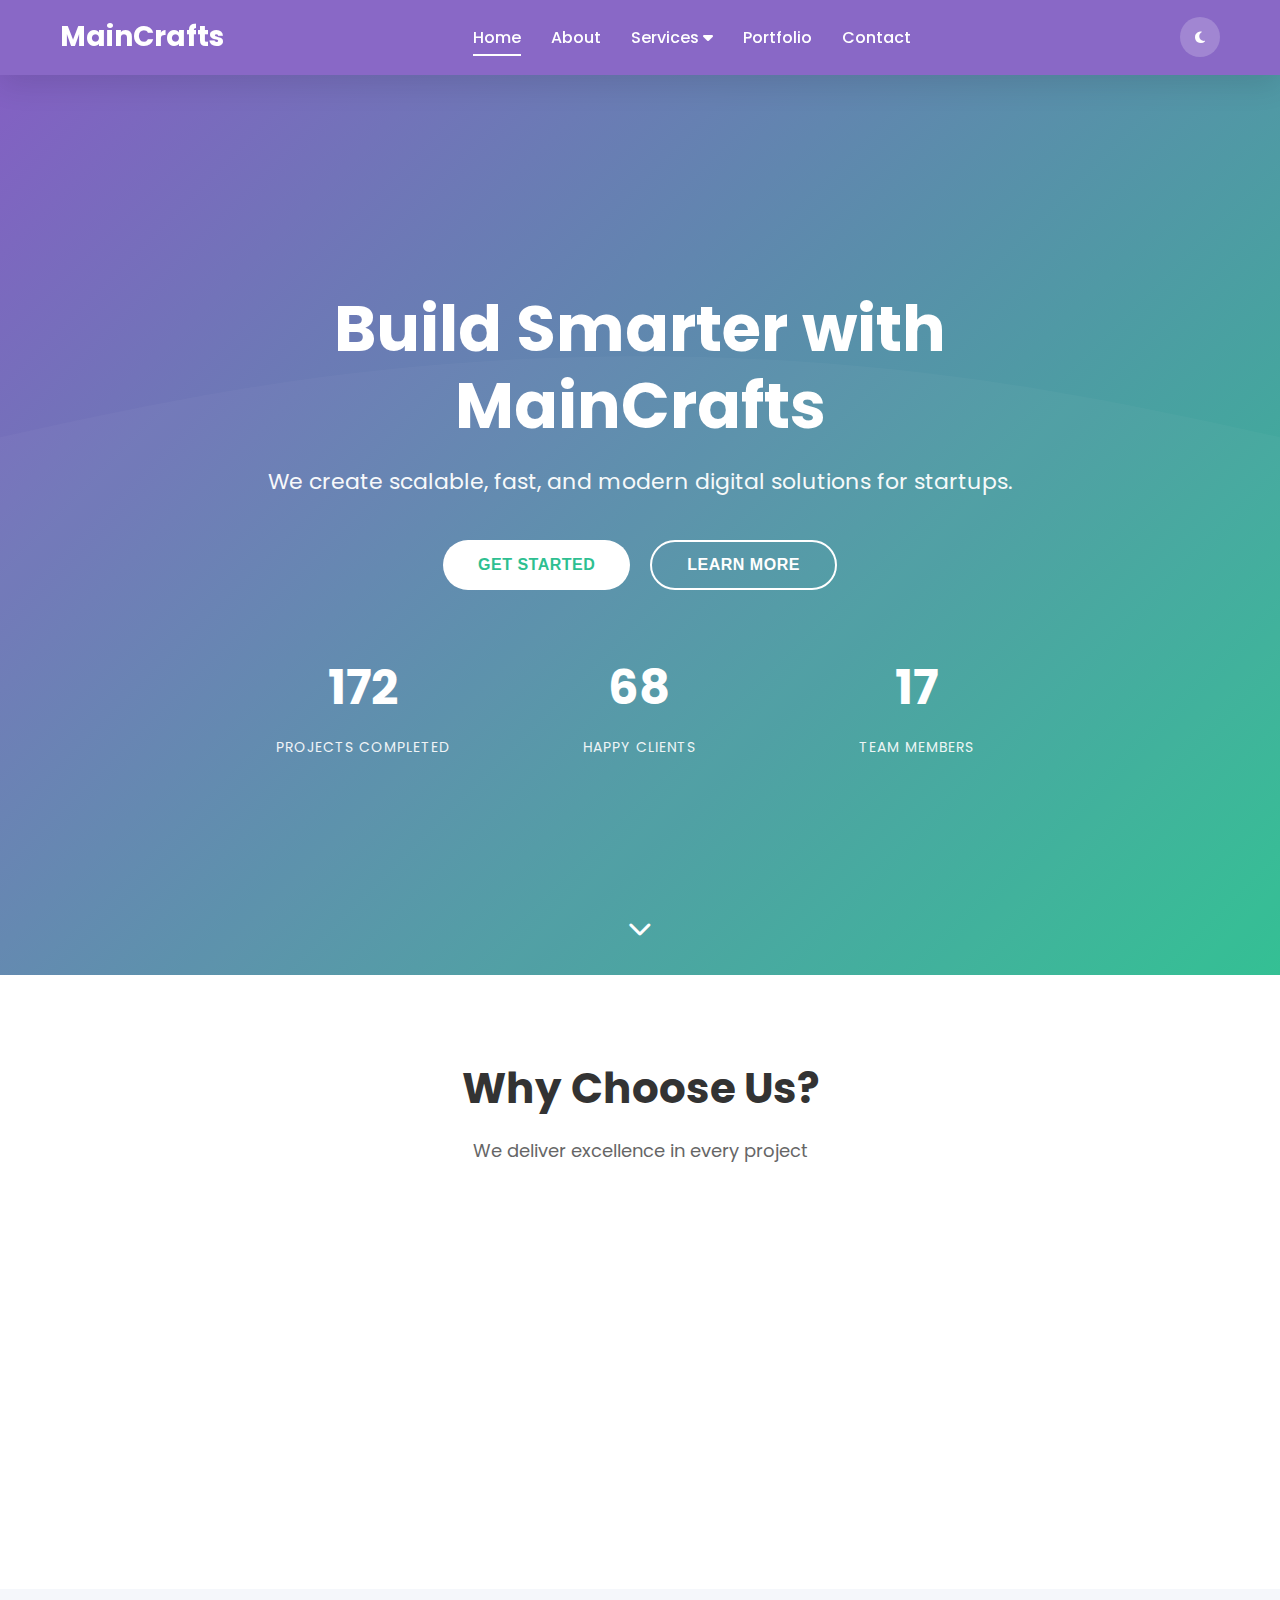
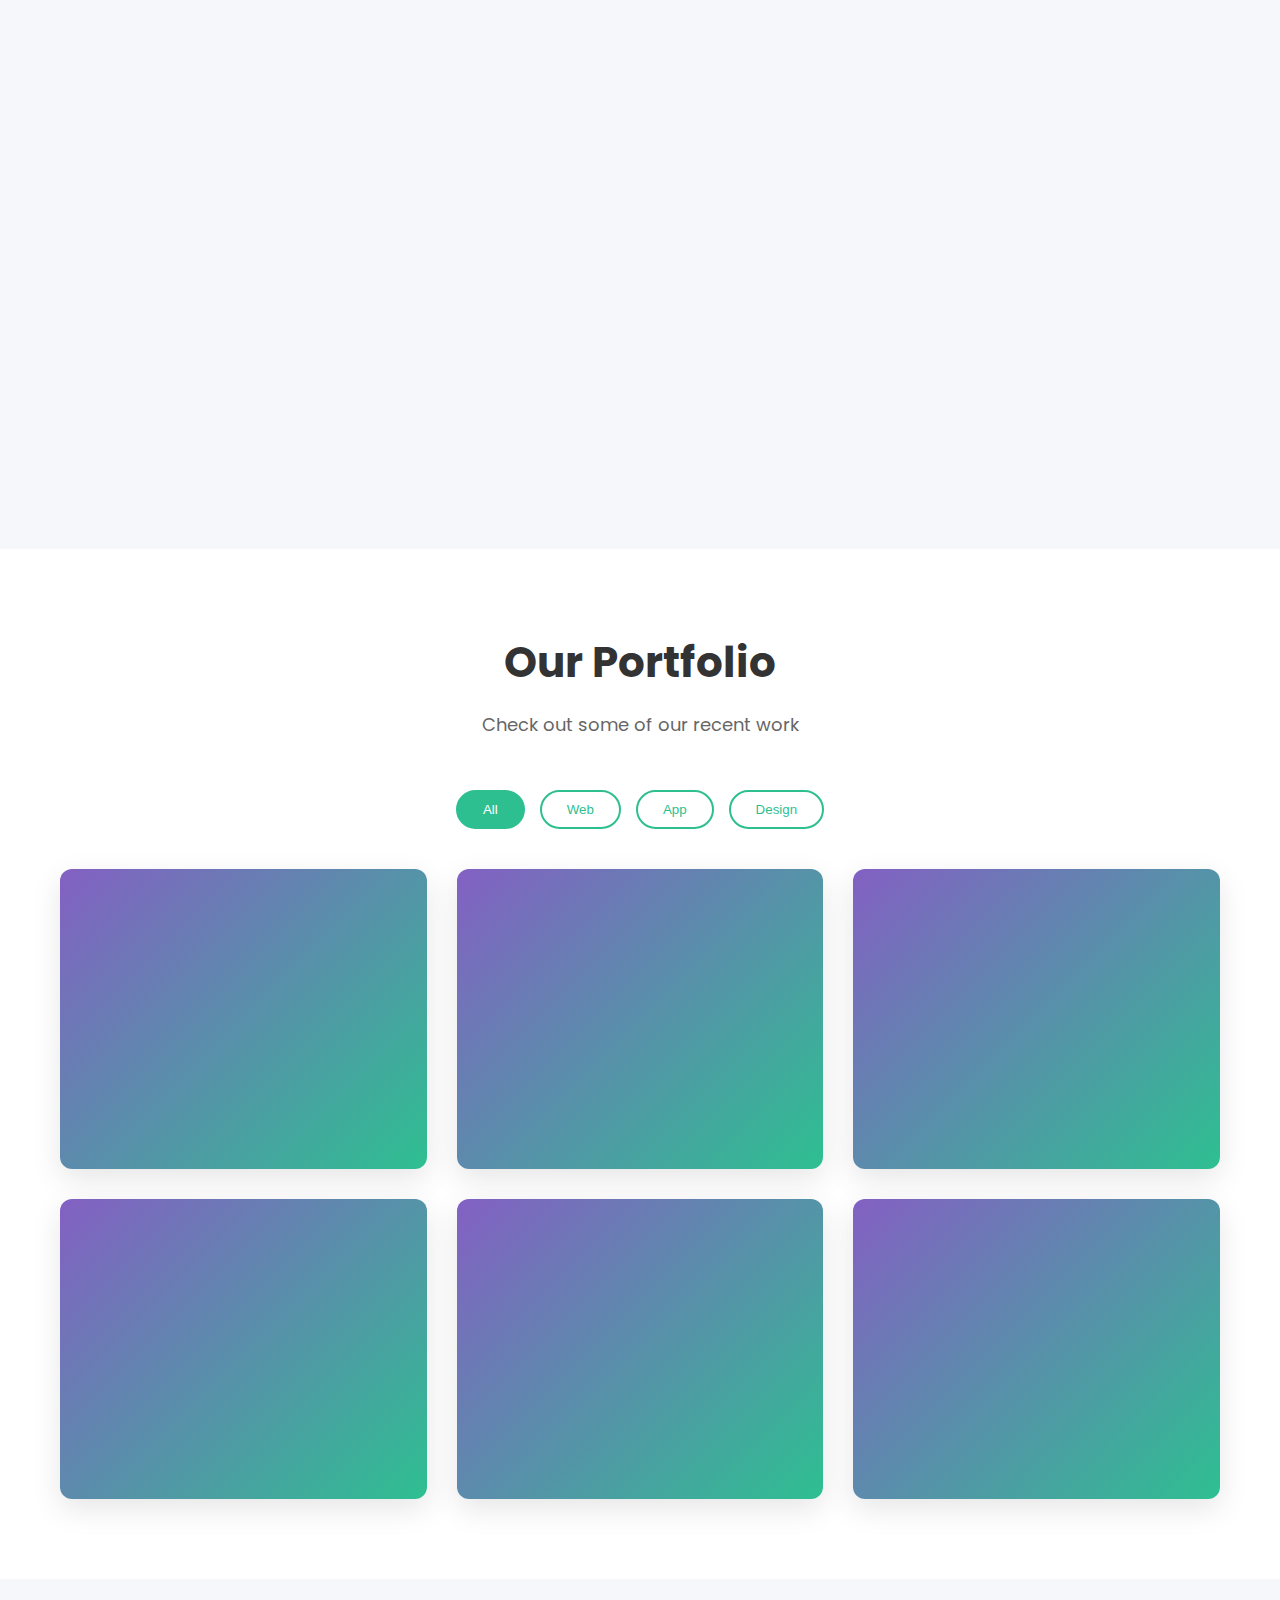
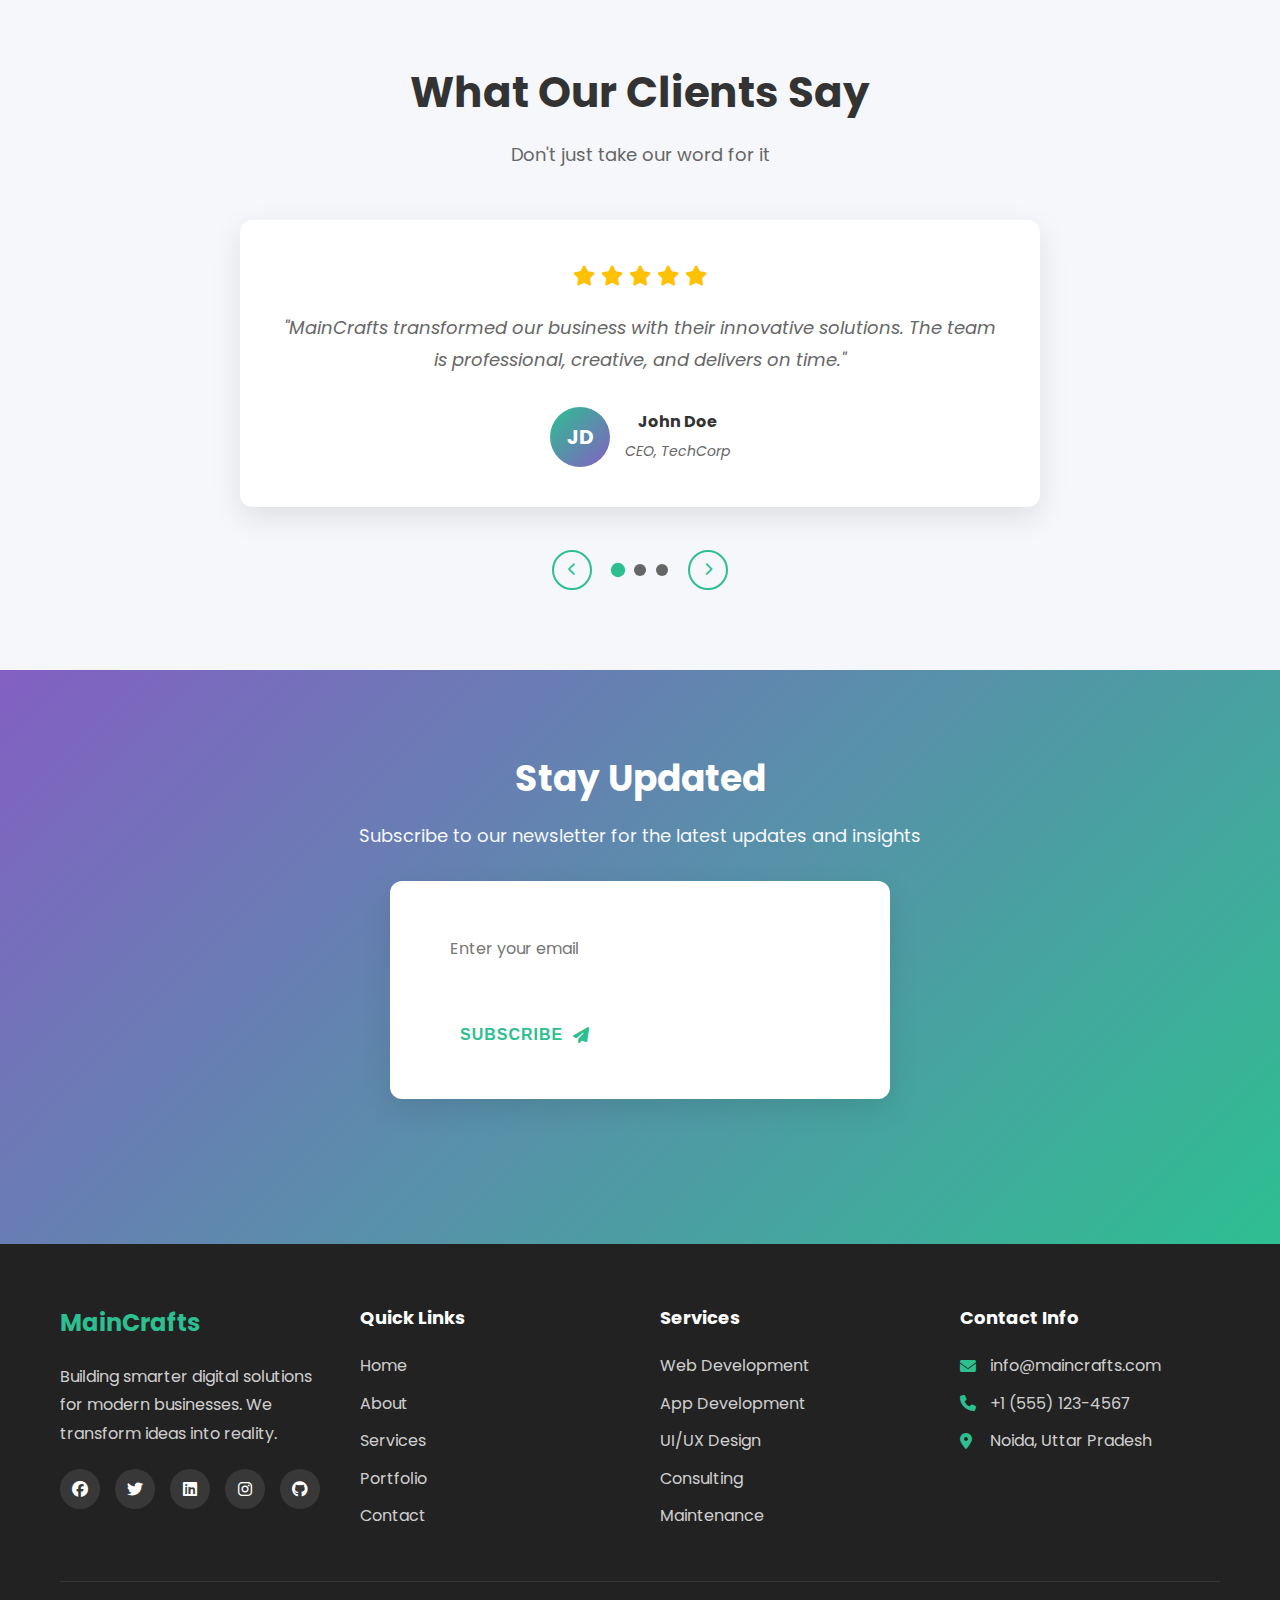
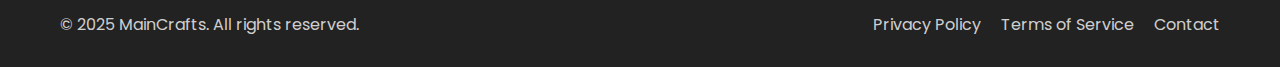
<file: Landing Page/index.html>
<!DOCTYPE html>
<html lang="en">
<head>
  <meta charset="UTF-8" />
  <meta name="viewport" content="width=device-width, initial-scale=1.0"/>
  <title>MainCrafts | Build Smarter</title>

  <!-- Google Font -->
  <link href="https://fonts.googleapis.com/css2?family=Poppins:wght@300;400;600;700&display=swap" rel="stylesheet">

  <!-- Font Awesome -->
  <link rel="stylesheet" href="https://cdnjs.cloudflare.com/ajax/libs/font-awesome/6.5.0/css/all.min.css"/>

  <!-- CSS -->
  <link rel="stylesheet" href="css/style.css">

  <!-- JS -->
  <script defer src="js/script.js"></script>
</head>
<body>

  <!-- ===== Loading Screen ===== -->
  <div class="loader-wrapper">
    <div class="loader"></div>
  </div>

  <!-- ===== Header ===== -->
  <header id="header" class="sticky-header">
    <div class="container">
      <div class="logo">MainCrafts</div>

      <!-- Hamburger Menu (Mobile) -->
      <div class="menu-toggle" onclick="toggleMenu()" aria-label="Toggle menu">
        <span></span>
        <span></span>
        <span></span>
      </div>

      <nav>
        <ul class="nav-links">
          <li><a href="index.html" class="active">Home</a></li>
          <li><a href="about.html">About</a></li>
          <li class="dropdown">
            <a href="#services">Services <i class="fa fa-caret-down"></i></a>
            <ul class="dropdown-menu">
              <li><a href="#services">Web Development</a></li>
              <li><a href="#services">App Development</a></li>
              <li><a href="#services">UI/UX Design</a></li>
            </ul>
          </li>
          <li><a href="#portfolio">Portfolio</a></li>
          <li><a href="contact.html">Contact</a></li>
        </ul>
      </nav>

      <!-- Dark Mode Toggle -->
      <button class="theme-toggle" onclick="toggleTheme()" aria-label="Toggle dark mode">
        <i class="fa fa-moon"></i>
      </button>
    </div>
  </header>

  <!-- ===== Hero Section ===== -->
  <section class="hero">
    <div class="hero-background">
      <div class="hero-shapes"></div>
    </div>
    <div class="hero-content">
      <h1 class="fade-in-up">Build Smarter with MainCrafts</h1>
      <p class="fade-in-up delay-1">We create scalable, fast, and modern digital solutions for startups.</p>
      <div class="hero-buttons fade-in-up delay-2">
        <button class="cta-btn primary" onclick="scrollToSection('contact')">Get Started</button>
        <button class="cta-btn secondary" onclick="scrollToSection('about')">Learn More</button>
      </div>
      <div class="hero-stats fade-in-up delay-3">
        <div class="stat-item">
          <h3 class="counter" data-target="500">0</h3>
          <p>Projects Completed</p>
        </div>
        <div class="stat-item">
          <h3 class="counter" data-target="200">0</h3>
          <p>Happy Clients</p>
        </div>
        <div class="stat-item">
          <h3 class="counter" data-target="50">0</h3>
          <p>Team Members</p>
        </div>
      </div>
    </div>
    <div class="scroll-indicator">
      <i class="fa fa-chevron-down"></i>
    </div>
  </section>

  <!-- ===== Features Section ===== -->
  <section class="features" id="services">
    <div class="container">
      <h2 class="section-title">Why Choose Us?</h2>
      <p class="section-subtitle">We deliver excellence in every project</p>

      <div class="feature-cards">
        <div class="card" data-aos="fade-up" data-aos-delay="0">
          <div class="card-icon">
            <i class="fa fa-bolt"></i>
          </div>
          <h3>Fast</h3>
          <p>Optimized performance for speed and efficiency.</p>
        </div>

        <div class="card" data-aos="fade-up" data-aos-delay="100">
          <div class="card-icon">
            <i class="fa fa-mobile-alt"></i>
          </div>
          <h3>Responsive</h3>
          <p>Looks perfect on desktop, tablet, and mobile.</p>
        </div>

        <div class="card" data-aos="fade-up" data-aos-delay="200">
          <div class="card-icon">
            <i class="fa fa-layer-group"></i>
          </div>
          <h3>Scalable</h3>
          <p>Built to grow with your business.</p>
        </div>

        <div class="card" data-aos="fade-up" data-aos-delay="300">
          <div class="card-icon">
            <i class="fa fa-lock"></i>
          </div>
          <h3>Secure</h3>
          <p>Industry-standard security practices.</p>
        </div>
      </div>
    </div>
  </section>

  <!-- ===== About Section ===== -->
  <section class="about" id="about">
    <div class="container">
      <div class="about-content">
        <div class="about-text" data-aos="fade-right">
          <h2 class="section-title">About MainCrafts</h2>
          <p>We are a team of passionate developers and designers dedicated to creating exceptional digital experiences. With years of experience in the industry, we've helped hundreds of businesses transform their ideas into reality.</p>
          <p>Our mission is to deliver innovative solutions that drive growth and success for our clients. We combine cutting-edge technology with creative design to build products that users love.</p>
          <a href="about.html" class="btn-link">Learn More <i class="fa fa-arrow-right"></i></a>
        </div>
        <div class="about-image" data-aos="fade-left">
          <div class="image-placeholder">
            <i class="fa fa-code"></i>
          </div>
        </div>
      </div>
    </div>
  </section>

  <!-- ===== Portfolio Section ===== -->
  <section class="portfolio" id="portfolio">
    <div class="container">
      <h2 class="section-title">Our Portfolio</h2>
      <p class="section-subtitle">Check out some of our recent work</p>
      
      <div class="portfolio-filter">
        <button class="filter-btn active" data-filter="all">All</button>
        <button class="filter-btn" data-filter="web">Web</button>
        <button class="filter-btn" data-filter="app">App</button>
        <button class="filter-btn" data-filter="design">Design</button>
      </div>

      <div class="portfolio-grid">
        <div class="portfolio-item" data-category="web" data-aos="zoom-in">
          <div class="portfolio-image">
            <div class="portfolio-overlay">
              <h3>E-Commerce Platform</h3>
              <p>Modern shopping experience</p>
              <a href="#" class="portfolio-link"><i class="fa fa-external-link-alt"></i></a>
            </div>
          </div>
        </div>
        <div class="portfolio-item" data-category="app" data-aos="zoom-in" data-aos-delay="100">
          <div class="portfolio-image">
            <div class="portfolio-overlay">
              <h3>Mobile Banking App</h3>
              <p>Secure financial management</p>
              <a href="#" class="portfolio-link"><i class="fa fa-external-link-alt"></i></a>
            </div>
          </div>
        </div>
        <div class="portfolio-item" data-category="design" data-aos="zoom-in" data-aos-delay="200">
          <div class="portfolio-image">
            <div class="portfolio-overlay">
              <h3>Brand Identity</h3>
              <p>Complete brand redesign</p>
              <a href="#" class="portfolio-link"><i class="fa fa-external-link-alt"></i></a>
            </div>
          </div>
        </div>
        <div class="portfolio-item" data-category="web" data-aos="zoom-in" data-aos-delay="300">
          <div class="portfolio-image">
            <div class="portfolio-overlay">
              <h3>Corporate Website</h3>
              <p>Professional business site</p>
              <a href="#" class="portfolio-link"><i class="fa fa-external-link-alt"></i></a>
            </div>
          </div>
        </div>
        <div class="portfolio-item" data-category="app" data-aos="zoom-in" data-aos-delay="400">
          <div class="portfolio-image">
            <div class="portfolio-overlay">
              <h3>Fitness Tracker</h3>
              <p>Health & wellness app</p>
              <a href="#" class="portfolio-link"><i class="fa fa-external-link-alt"></i></a>
            </div>
          </div>
        </div>
        <div class="portfolio-item" data-category="design" data-aos="zoom-in" data-aos-delay="500">
          <div class="portfolio-image">
            <div class="portfolio-overlay">
              <h3>UI/UX Design</h3>
              <p>User-centered design</p>
              <a href="#" class="portfolio-link"><i class="fa fa-external-link-alt"></i></a>
            </div>
          </div>
        </div>
      </div>
    </div>
  </section>

  <!-- ===== Testimonials Section ===== -->
  <section class="testimonials">
    <div class="container">
      <h2 class="section-title">What Our Clients Say</h2>
      <p class="section-subtitle">Don't just take our word for it</p>
      
      <div class="testimonial-slider">
        <div class="testimonial-track">
          <div class="testimonial-item active">
            <div class="testimonial-content">
              <div class="stars">
                <i class="fa fa-star"></i>
                <i class="fa fa-star"></i>
                <i class="fa fa-star"></i>
                <i class="fa fa-star"></i>
                <i class="fa fa-star"></i>
              </div>
              <p>"MainCrafts transformed our business with their innovative solutions. The team is professional, creative, and delivers on time."</p>
              <div class="testimonial-author">
                <div class="author-avatar">JD</div>
                <div class="author-info">
                  <h4>John Doe</h4>
                  <p>CEO, TechCorp</p>
                </div>
              </div>
            </div>
          </div>
          <div class="testimonial-item">
            <div class="testimonial-content">
              <div class="stars">
                <i class="fa fa-star"></i>
                <i class="fa fa-star"></i>
                <i class="fa fa-star"></i>
                <i class="fa fa-star"></i>
                <i class="fa fa-star"></i>
              </div>
              <p>"Outstanding work! They understood our vision and brought it to life. Highly recommend their services."</p>
              <div class="testimonial-author">
                <div class="author-avatar">JS</div>
                <div class="author-info">
                  <h4>Jane Smith</h4>
                  <p>Founder, StartupXYZ</p>
                </div>
              </div>
            </div>
          </div>
          <div class="testimonial-item">
            <div class="testimonial-content">
              <div class="stars">
                <i class="fa fa-star"></i>
                <i class="fa fa-star"></i>
                <i class="fa fa-star"></i>
                <i class="fa fa-star"></i>
                <i class="fa fa-star"></i>
              </div>
              <p>"The best decision we made was choosing MainCrafts. Their expertise and attention to detail is unmatched."</p>
              <div class="testimonial-author">
                <div class="author-avatar">MR</div>
                <div class="author-info">
                  <h4>Mike Johnson</h4>
                  <p>CTO, InnovateLabs</p>
                </div>
              </div>
            </div>
          </div>
        </div>
        <div class="testimonial-controls">
          <button class="testimonial-btn prev" onclick="changeTestimonial(-1)"><i class="fa fa-chevron-left"></i></button>
          <div class="testimonial-dots">
            <span class="dot active" onclick="currentTestimonial(0)"></span>
            <span class="dot" onclick="currentTestimonial(1)"></span>
            <span class="dot" onclick="currentTestimonial(2)"></span>
          </div>
          <button class="testimonial-btn next" onclick="changeTestimonial(1)"><i class="fa fa-chevron-right"></i></button>
        </div>
      </div>
    </div>
  </section>

  <!-- ===== Newsletter Section ===== -->
  <section class="newsletter">
    <div class="container">
      <div class="newsletter-content">
        <h2>Stay Updated</h2>
        <p>Subscribe to our newsletter for the latest updates and insights</p>
        <form class="newsletter-form" onsubmit="subscribeNewsletter(event)">
          <input type="email" id="newsletterEmail" placeholder="Enter your email" required>
          <button type="submit">Subscribe <i class="fa fa-paper-plane"></i></button>
        </form>
        <p class="newsletter-message" id="newsletterMessage"></p>
      </div>
    </div>
  </section>

  <!-- ===== Footer ===== -->
  <footer>
    <div class="container">
      <div class="footer-content">
        <div class="footer-section">
          <h3>MainCrafts</h3>
          <p>Building smarter digital solutions for modern businesses. We transform ideas into reality.</p>
          <div class="social-links">
            <a href="#" aria-label="Facebook"><i class="fab fa-facebook"></i></a>
            <a href="#" aria-label="Twitter"><i class="fab fa-twitter"></i></a>
            <a href="#" aria-label="LinkedIn"><i class="fab fa-linkedin"></i></a>
            <a href="#" aria-label="Instagram"><i class="fab fa-instagram"></i></a>
            <a href="#" aria-label="GitHub"><i class="fab fa-github"></i></a>
          </div>
        </div>
        <div class="footer-section">
          <h4>Quick Links</h4>
          <ul>
            <li><a href="index.html">Home</a></li>
            <li><a href="about.html">About</a></li>
            <li><a href="#services">Services</a></li>
            <li><a href="#portfolio">Portfolio</a></li>
            <li><a href="contact.html">Contact</a></li>
          </ul>
        </div>
        <div class="footer-section">
          <h4>Services</h4>
          <ul>
            <li><a href="#services">Web Development</a></li>
            <li><a href="#services">App Development</a></li>
            <li><a href="#services">UI/UX Design</a></li>
            <li><a href="#services">Consulting</a></li>
            <li><a href="#services">Maintenance</a></li>
          </ul>
        </div>
        <div class="footer-section">
          <h4>Contact Info</h4>
          <ul class="contact-info">
            <li><i class="fa fa-envelope"></i> info@maincrafts.com</li>
            <li><i class="fa fa-phone"></i> +1 (555) 123-4567</li>
            <li><i class="fa fa-map-marker-alt"></i> Noida, Uttar Pradesh</li>
          </ul>
        </div>
      </div>
      <div class="footer-bottom">
        <p>© 2025 MainCrafts. All rights reserved.</p>
        <div class="footer-links">
          <a href="#">Privacy Policy</a>
          <a href="#">Terms of Service</a>
          <a href="contact.html">Contact</a>
        </div>
      </div>
    </div>
  </footer>

  <!-- ===== Back to Top Button ===== -->
  <button class="back-to-top" id="backToTop" onclick="scrollToTop()" aria-label="Back to top">
    <i class="fa fa-arrow-up"></i>
  </button>

</body>
</html>
</file>
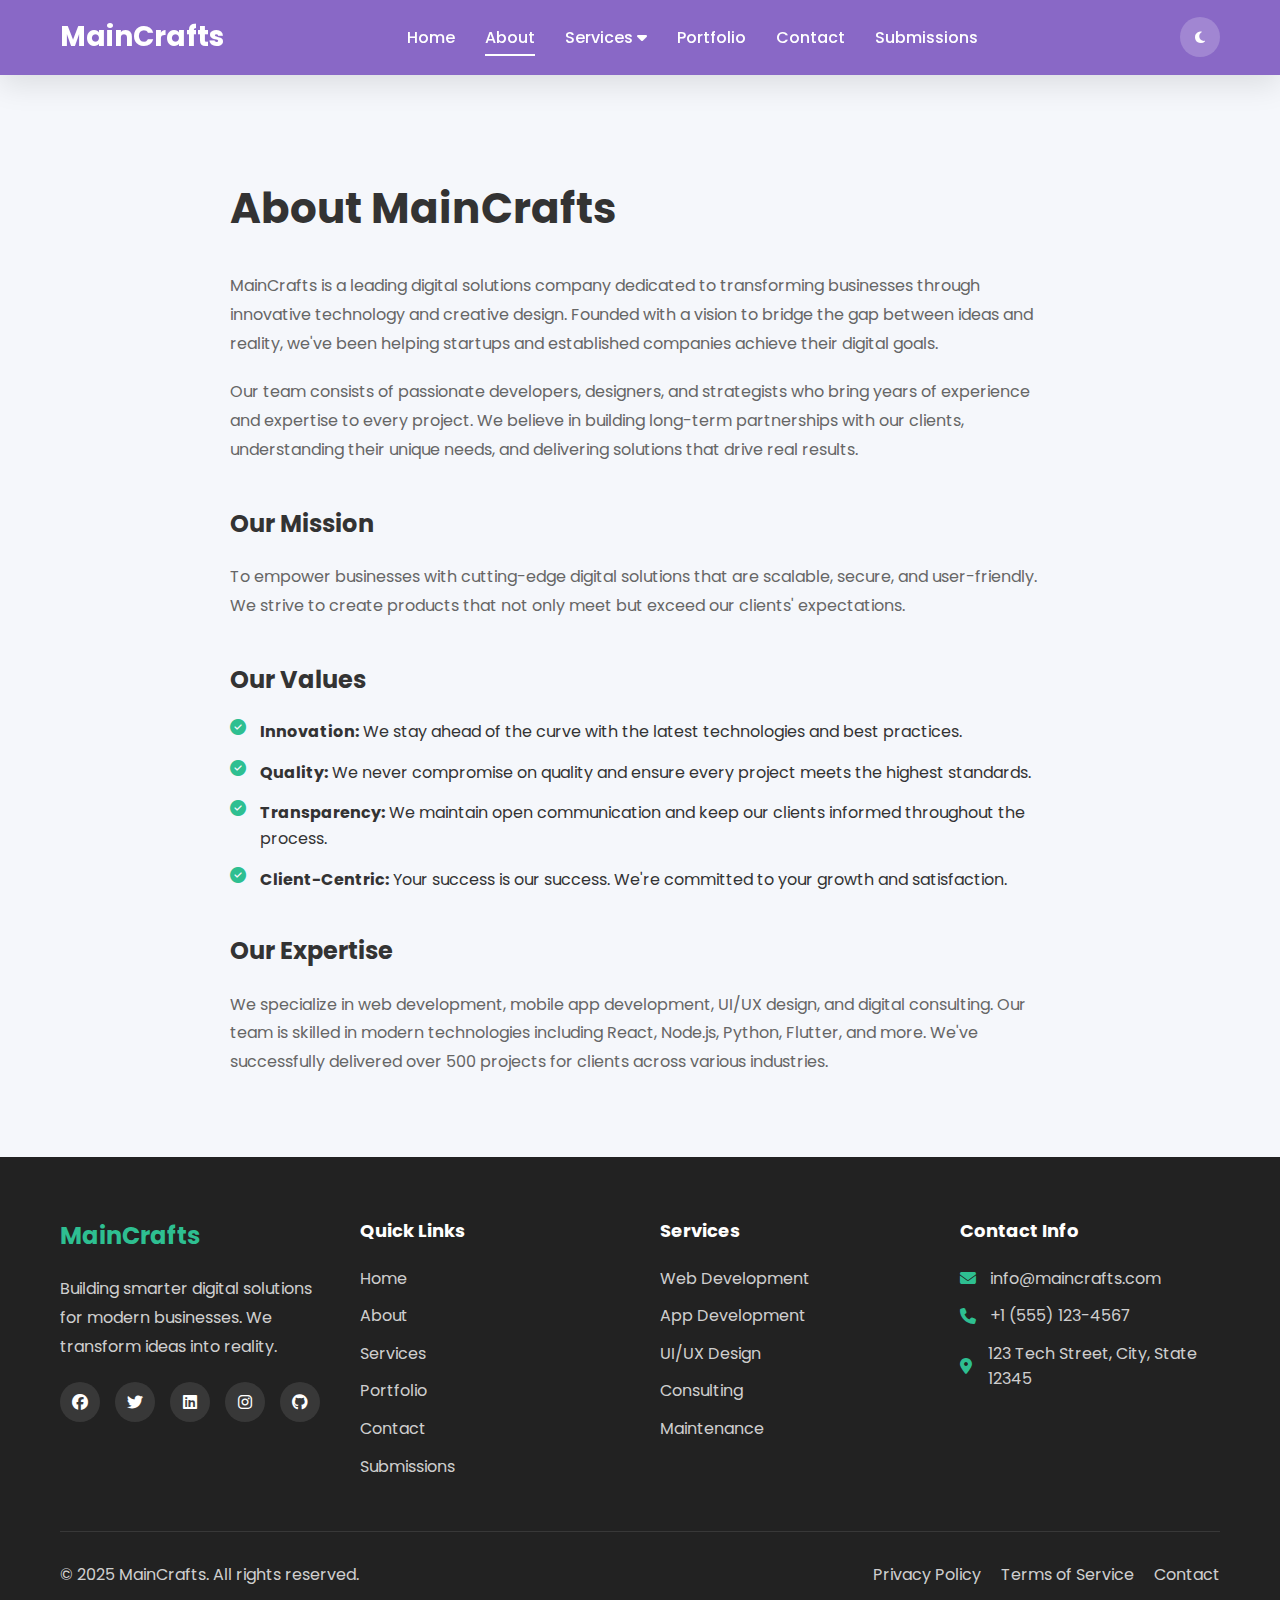
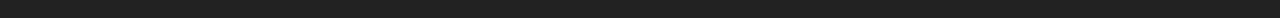
<file: Landing Page/about.html>
<!DOCTYPE html>
<html lang="en">
<head>
  <meta charset="UTF-8" />
  <meta name="viewport" content="width=device-width, initial-scale=1.0"/>
  <title>About Us | MainCrafts</title>

  <!-- Google Font -->
  <link href="https://fonts.googleapis.com/css2?family=Poppins:wght@300;400;600;700&display=swap" rel="stylesheet">

  <!-- Font Awesome -->
  <link rel="stylesheet" href="https://cdnjs.cloudflare.com/ajax/libs/font-awesome/6.5.0/css/all.min.css"/>

  <!-- CSS -->
  <link rel="stylesheet" href="css/style.css">

  <!-- JS -->
  <script defer src="js/script.js"></script>
</head>
<body>

  <!-- ===== Loading Screen ===== -->
  <div class="loader-wrapper">
    <div class="loader"></div>
  </div>

  <!-- ===== Header ===== -->
  <header id="header" class="sticky-header">
    <div class="container">
      <div class="logo">MainCrafts</div>

      <!-- Hamburger Menu (Mobile) -->
      <div class="menu-toggle" onclick="toggleMenu()" aria-label="Toggle menu">
        <span></span>
        <span></span>
        <span></span>
      </div>

      <nav>
        <ul class="nav-links">
          <li><a href="index.html">Home</a></li>
          <li><a href="about.html" class="active">About</a></li>
          <li class="dropdown">
            <a href="index.html#services">Services <i class="fa fa-caret-down"></i></a>
            <ul class="dropdown-menu">
              <li><a href="index.html#services">Web Development</a></li>
              <li><a href="index.html#services">App Development</a></li>
              <li><a href="index.html#services">UI/UX Design</a></li>
            </ul>
          </li>
          <li><a href="index.html#portfolio">Portfolio</a></li>
          <li><a href="contact.html">Contact</a></li>
          <li><a href="submissions.html">Submissions</a></li>
        </ul>
      </nav>

      <!-- Dark Mode Toggle -->
      <button class="theme-toggle" onclick="toggleTheme()" aria-label="Toggle dark mode">
        <i class="fa fa-moon"></i>
      </button>
    </div>
  </header>

  <!-- ===== About Section ===== -->
  <section class="page-content">
    <div class="container">
      <h1 data-aos="fade-up">About MainCrafts</h1>
      
      <div class="about-details" data-aos="fade-up" data-aos-delay="100">
        <p>
          MainCrafts is a leading digital solutions company dedicated to transforming businesses through innovative technology and creative design. Founded with a vision to bridge the gap between ideas and reality, we've been helping startups and established companies achieve their digital goals.
        </p>

        <p>
          Our team consists of passionate developers, designers, and strategists who bring years of experience and expertise to every project. We believe in building long-term partnerships with our clients, understanding their unique needs, and delivering solutions that drive real results.
        </p>

        <h2 style="margin-top: 40px; margin-bottom: 20px; color: var(--text-color);">Our Mission</h2>
        <p>
          To empower businesses with cutting-edge digital solutions that are scalable, secure, and user-friendly. We strive to create products that not only meet but exceed our clients' expectations.
        </p>

        <h2 style="margin-top: 40px; margin-bottom: 20px; color: var(--text-color);">Our Values</h2>
        <ul style="list-style: none; padding: 0;">
          <li style="margin-bottom: 15px; padding-left: 30px; position: relative;">
            <i class="fa fa-check-circle" style="position: absolute; left: 0; color: var(--primary-color);"></i>
            <strong>Innovation:</strong> We stay ahead of the curve with the latest technologies and best practices.
          </li>
          <li style="margin-bottom: 15px; padding-left: 30px; position: relative;">
            <i class="fa fa-check-circle" style="position: absolute; left: 0; color: var(--primary-color);"></i>
            <strong>Quality:</strong> We never compromise on quality and ensure every project meets the highest standards.
          </li>
          <li style="margin-bottom: 15px; padding-left: 30px; position: relative;">
            <i class="fa fa-check-circle" style="position: absolute; left: 0; color: var(--primary-color);"></i>
            <strong>Transparency:</strong> We maintain open communication and keep our clients informed throughout the process.
          </li>
          <li style="margin-bottom: 15px; padding-left: 30px; position: relative;">
            <i class="fa fa-check-circle" style="position: absolute; left: 0; color: var(--primary-color);"></i>
            <strong>Client-Centric:</strong> Your success is our success. We're committed to your growth and satisfaction.
          </li>
        </ul>

        <h2 style="margin-top: 40px; margin-bottom: 20px; color: var(--text-color);">Our Expertise</h2>
        <p>
          We specialize in web development, mobile app development, UI/UX design, and digital consulting. Our team is skilled in modern technologies including React, Node.js, Python, Flutter, and more. We've successfully delivered over 500 projects for clients across various industries.
        </p>
      </div>
    </div>
  </section>

  <!-- ===== Footer ===== -->
  <footer>
    <div class="container">
      <div class="footer-content">
        <div class="footer-section">
          <h3>MainCrafts</h3>
          <p>Building smarter digital solutions for modern businesses. We transform ideas into reality.</p>
          <div class="social-links">
            <a href="#" aria-label="Facebook"><i class="fab fa-facebook"></i></a>
            <a href="#" aria-label="Twitter"><i class="fab fa-twitter"></i></a>
            <a href="#" aria-label="LinkedIn"><i class="fab fa-linkedin"></i></a>
            <a href="#" aria-label="Instagram"><i class="fab fa-instagram"></i></a>
            <a href="#" aria-label="GitHub"><i class="fab fa-github"></i></a>
          </div>
        </div>
        <div class="footer-section">
          <h4>Quick Links</h4>
          <ul>
            <li><a href="index.html">Home</a></li>
            <li><a href="about.html">About</a></li>
            <li><a href="index.html#services">Services</a></li>
            <li><a href="index.html#portfolio">Portfolio</a></li>
            <li><a href="contact.html">Contact</a></li>
            <li><a href="submissions.html">Submissions</a></li>
          </ul>
        </div>
        <div class="footer-section">
          <h4>Services</h4>
          <ul>
            <li><a href="index.html#services">Web Development</a></li>
            <li><a href="index.html#services">App Development</a></li>
            <li><a href="index.html#services">UI/UX Design</a></li>
            <li><a href="index.html#services">Consulting</a></li>
            <li><a href="index.html#services">Maintenance</a></li>
          </ul>
        </div>
        <div class="footer-section">
          <h4>Contact Info</h4>
          <ul class="contact-info">
            <li><i class="fa fa-envelope"></i> info@maincrafts.com</li>
            <li><i class="fa fa-phone"></i> +1 (555) 123-4567</li>
            <li><i class="fa fa-map-marker-alt"></i> 123 Tech Street, City, State 12345</li>
          </ul>
        </div>
      </div>
      <div class="footer-bottom">
        <p>© 2025 MainCrafts. All rights reserved.</p>
        <div class="footer-links">
          <a href="#">Privacy Policy</a>
          <a href="#">Terms of Service</a>
          <a href="contact.html">Contact</a>
        </div>
      </div>
    </div>
  </footer>

  <!-- ===== Back to Top Button ===== -->
  <button class="back-to-top" id="backToTop" onclick="scrollToTop()" aria-label="Back to top">
    <i class="fa fa-arrow-up"></i>
  </button>

</body>
</html>
</file>
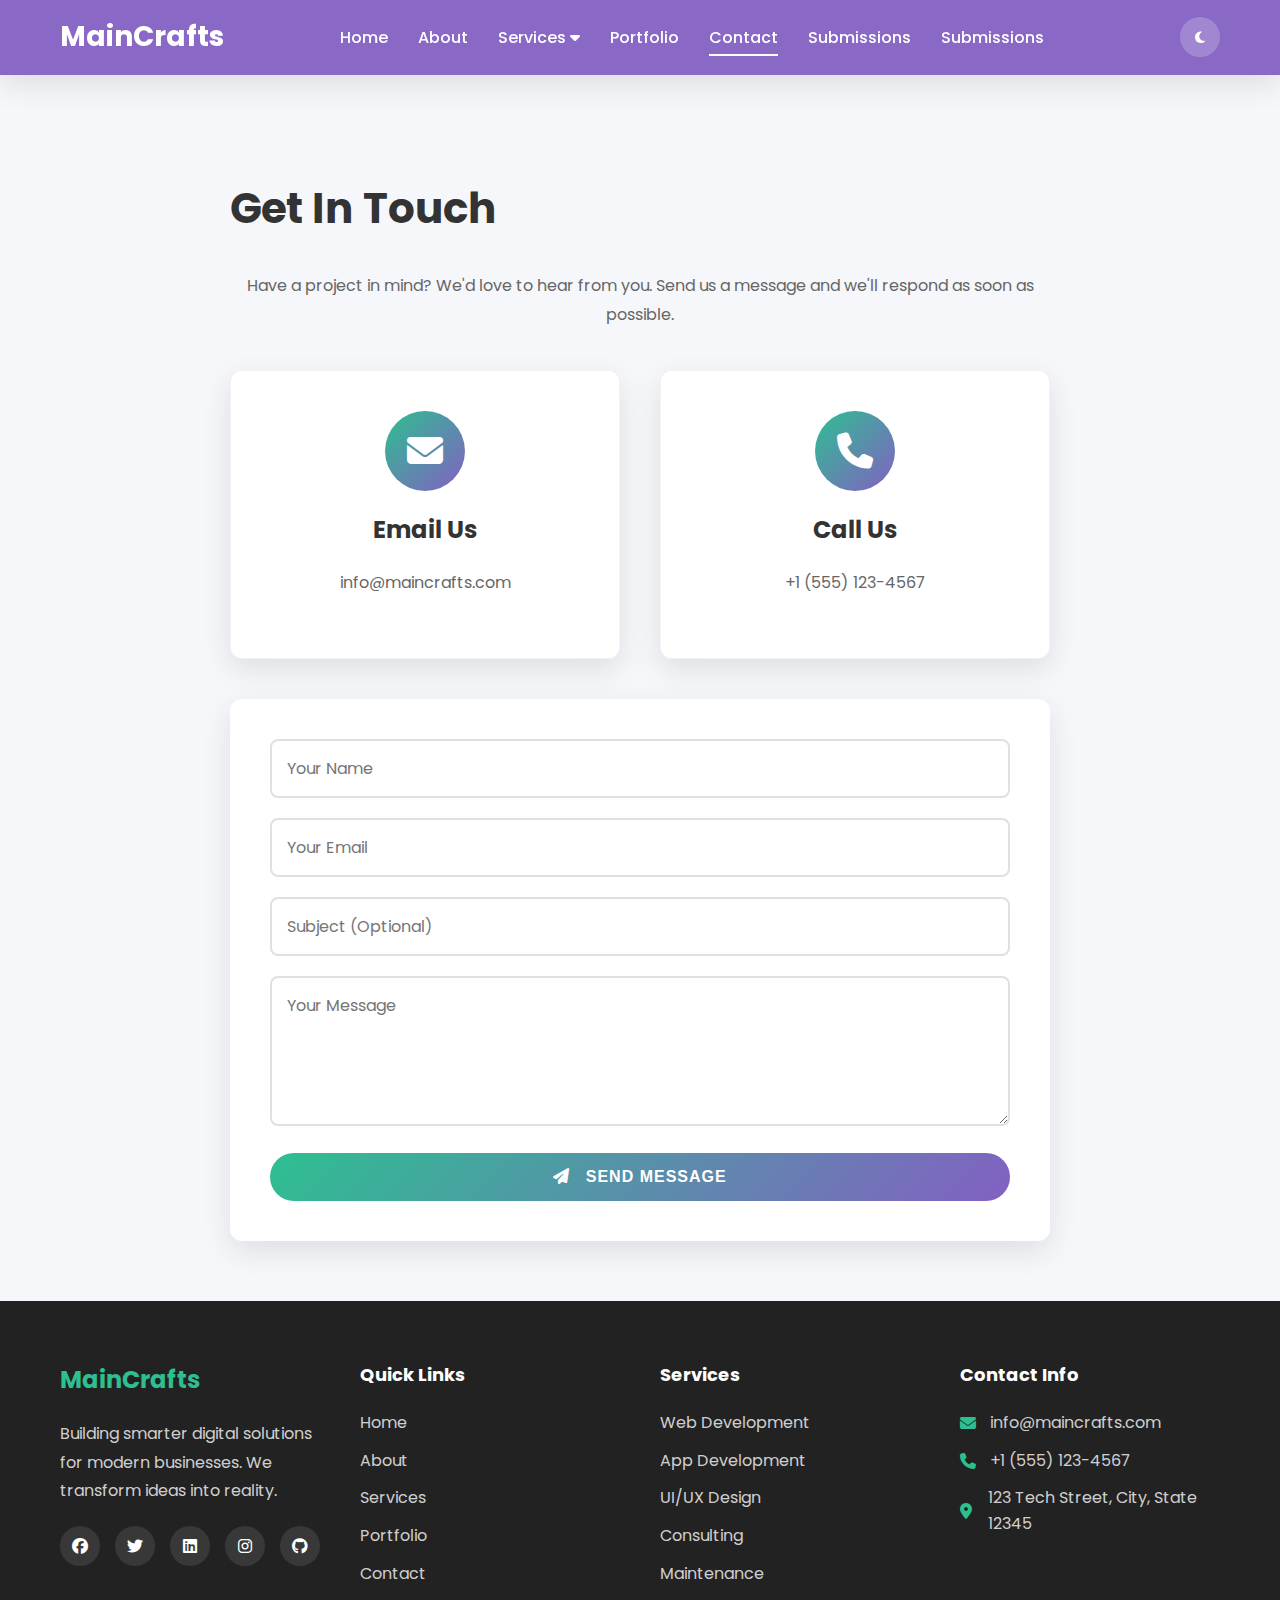
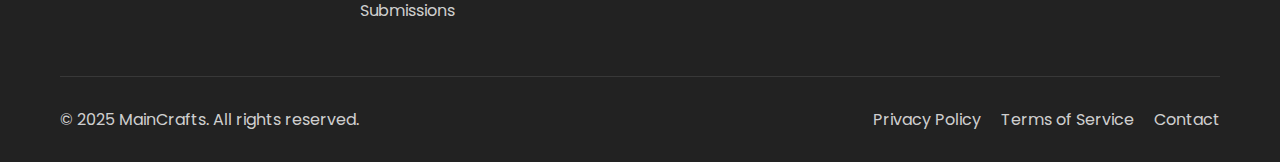
<file: Landing Page/contact.html>
<!DOCTYPE html>
<html lang="en">
<head>
  <meta charset="UTF-8" />
  <meta name="viewport" content="width=device-width, initial-scale=1.0"/>
  <title>Contact Us | MainCrafts</title>

  <!-- Google Font -->
  <link href="https://fonts.googleapis.com/css2?family=Poppins:wght@300;400;600;700&display=swap" rel="stylesheet">

  <!-- Font Awesome -->
  <link rel="stylesheet" href="https://cdnjs.cloudflare.com/ajax/libs/font-awesome/6.5.0/css/all.min.css"/>

  <!-- CSS -->
  <link rel="stylesheet" href="css/style.css">

  <!-- JS -->
  <script defer src="js/script.js"></script>
</head>
<body>

  <!-- ===== Loading Screen ===== -->
  <div class="loader-wrapper">
    <div class="loader"></div>
  </div>

  <!-- ===== Header ===== -->
  <header id="header" class="sticky-header">
    <div class="container">
      <div class="logo">MainCrafts</div>

      <!-- Hamburger Menu (Mobile) -->
      <div class="menu-toggle" onclick="toggleMenu()" aria-label="Toggle menu">
        <span></span>
        <span></span>
        <span></span>
      </div>

      <nav>
        <ul class="nav-links">
          <li><a href="index.html">Home</a></li>
          <li><a href="about.html">About</a></li>
          <li class="dropdown">
            <a href="index.html#services">Services <i class="fa fa-caret-down"></i></a>
            <ul class="dropdown-menu">
              <li><a href="index.html#services">Web Development</a></li>
              <li><a href="index.html#services">App Development</a></li>
              <li><a href="index.html#services">UI/UX Design</a></li>
            </ul>
          </li>
          <li><a href="index.html#portfolio">Portfolio</a></li>
          <li><a href="contact.html" class="active">Contact</a></li>
          <li><a href="submissions.html">Submissions</a></li>
          <li><a href="submissions.html">Submissions</a></li>
        </ul>
      </nav>

      <!-- Dark Mode Toggle -->
      <button class="theme-toggle" onclick="toggleTheme()" aria-label="Toggle dark mode">
        <i class="fa fa-moon"></i>
      </button>
    </div>
  </header>

  <!-- ===== Contact Section ===== -->
  <section class="page-content">
    <div class="container">
      <h1 data-aos="fade-up">Get In Touch</h1>
      <p style="text-align: center; margin-bottom: 40px; color: var(--text-light);" data-aos="fade-up" data-aos-delay="100">
        Have a project in mind? We'd love to hear from you. Send us a message and we'll respond as soon as possible.
      </p>

      <div style="display: grid; grid-template-columns: 1fr 1fr; gap: 40px; margin-bottom: 40px;" data-aos="fade-up" data-aos-delay="200">
        <div class="card" style="text-align: center;">
          <div class="card-icon" style="margin-bottom: 20px;">
            <i class="fa fa-envelope"></i>
          </div>
          <h3 style="margin-bottom: 10px;">Email Us</h3>
          <p style="color: var(--text-light);">info@maincrafts.com</p>
        </div>
        <div class="card" style="text-align: center;">
          <div class="card-icon" style="margin-bottom: 20px;">
            <i class="fa fa-phone"></i>
          </div>
          <h3 style="margin-bottom: 10px;">Call Us</h3>
          <p style="color: var(--text-light);">+1 (555) 123-4567</p>
        </div>
      </div>

      <form id="contactForm" onsubmit="return validateForm()" data-aos="fade-up" data-aos-delay="300">
        <input type="text" id="name" placeholder="Your Name" required>
        <small class="error" id="nameError"></small>

        <input type="email" id="email" placeholder="Your Email" required>
        <small class="error" id="emailError"></small>

        <input type="text" id="subject" placeholder="Subject (Optional)">

        <textarea id="message" placeholder="Your Message" required></textarea>
        <small class="error" id="messageError"></small>

        <button type="submit">
          <i class="fa fa-paper-plane" style="margin-right: 10px;"></i>
          Send Message
        </button>
      </form>
    </div>
  </section>

  <!-- ===== Footer ===== -->
  <footer>
    <div class="container">
      <div class="footer-content">
        <div class="footer-section">
          <h3>MainCrafts</h3>
          <p>Building smarter digital solutions for modern businesses. We transform ideas into reality.</p>
          <div class="social-links">
            <a href="#" aria-label="Facebook"><i class="fab fa-facebook"></i></a>
            <a href="#" aria-label="Twitter"><i class="fab fa-twitter"></i></a>
            <a href="#" aria-label="LinkedIn"><i class="fab fa-linkedin"></i></a>
            <a href="#" aria-label="Instagram"><i class="fab fa-instagram"></i></a>
            <a href="#" aria-label="GitHub"><i class="fab fa-github"></i></a>
          </div>
        </div>
        <div class="footer-section">
          <h4>Quick Links</h4>
          <ul>
            <li><a href="index.html">Home</a></li>
            <li><a href="about.html">About</a></li>
            <li><a href="index.html#services">Services</a></li>
            <li><a href="index.html#portfolio">Portfolio</a></li>
            <li><a href="contact.html">Contact</a></li>
            <li><a href="submissions.html">Submissions</a></li>
          </ul>
        </div>
        <div class="footer-section">
          <h4>Services</h4>
          <ul>
            <li><a href="index.html#services">Web Development</a></li>
            <li><a href="index.html#services">App Development</a></li>
            <li><a href="index.html#services">UI/UX Design</a></li>
            <li><a href="index.html#services">Consulting</a></li>
            <li><a href="index.html#services">Maintenance</a></li>
          </ul>
        </div>
        <div class="footer-section">
          <h4>Contact Info</h4>
          <ul class="contact-info">
            <li><i class="fa fa-envelope"></i> info@maincrafts.com</li>
            <li><i class="fa fa-phone"></i> +1 (555) 123-4567</li>
            <li><i class="fa fa-map-marker-alt"></i> 123 Tech Street, City, State 12345</li>
          </ul>
        </div>
      </div>
      <div class="footer-bottom">
        <p>© 2025 MainCrafts. All rights reserved.</p>
        <div class="footer-links">
          <a href="#">Privacy Policy</a>
          <a href="#">Terms of Service</a>
          <a href="contact.html">Contact</a>
        </div>
      </div>
    </div>
  </footer>

  <!-- ===== Back to Top Button ===== -->
  <button class="back-to-top" id="backToTop" onclick="scrollToTop()" aria-label="Back to top">
    <i class="fa fa-arrow-up"></i>
  </button>

</body>
</html>
</file>
<file: Landing Page/css/style.css>
/* ===== CSS Variables ===== */
:root {
  --primary-color: #2ebf91;
  --secondary-color: #8360c3;
  --dark-color: #222;
  --light-color: #f5f7fb;
  --text-color: #333;
  --text-light: #666;
  --white: #ffffff;
  --shadow: 0 10px 30px rgba(0, 0, 0, 0.1);
  --shadow-hover: 0 15px 40px rgba(0, 0, 0, 0.15);
  --transition: all 0.3s ease;
  --border-radius: 12px;
}

[data-theme="dark"] {
  --light-color: #1a1a1a;
  --text-color: #e0e0e0;
  --text-light: #b0b0b0;
  --white: #2a2a2a;
  --shadow: 0 10px 30px rgba(0, 0, 0, 0.3);
  --shadow-hover: 0 15px 40px rgba(0, 0, 0, 0.4);
}

/* ===== Reset & Base Styles ===== */
* {
  margin: 0;
  padding: 0;
  box-sizing: border-box;
}

html {
  scroll-behavior: smooth;
}

body {
  font-family: 'Poppins', sans-serif;
  background: var(--light-color);
  color: var(--text-color);
  line-height: 1.6;
  overflow-x: hidden;
  transition: background-color 0.3s ease, color 0.3s ease;
}

.container {
  max-width: 1200px;
  margin: 0 auto;
  padding: 0 20px;
}

/* ===== Loading Screen ===== */
.loader-wrapper {
  position: fixed;
  top: 0;
  left: 0;
  width: 100%;
  height: 100%;
  background: var(--white);
  display: flex;
  justify-content: center;
  align-items: center;
  z-index: 9999;
  transition: opacity 0.5s, visibility 0.5s;
}

.loader-wrapper.hidden {
  opacity: 0;
  visibility: hidden;
}

.loader {
  width: 50px;
  height: 50px;
  border: 5px solid var(--light-color);
  border-top: 5px solid var(--primary-color);
  border-radius: 50%;
  animation: spin 1s linear infinite;
}

@keyframes spin {
  0% { transform: rotate(0deg); }
  100% { transform: rotate(360deg); }
}

/* ===== Header / Navbar ===== */
header {
  background: linear-gradient(90deg, var(--secondary-color), var(--primary-color));
  padding: 15px 0;
  position: sticky;
  top: 0;
  z-index: 1000;
  box-shadow: var(--shadow);
  transition: var(--transition);
}

header.sticky-header {
  background: rgba(131, 96, 195, 0.95);
  backdrop-filter: blur(10px);
}

header .container {
  display: flex;
  justify-content: space-between;
  align-items: center;
}

.logo {
  font-size: 28px;
  font-weight: 700;
  color: var(--white);
  cursor: pointer;
}

.nav-links {
  list-style: none;
  display: flex;
  gap: 30px;
  align-items: center;
}

.nav-links li {
  position: relative;
}

.nav-links a {
  color: var(--white);
  text-decoration: none;
  font-weight: 500;
  transition: var(--transition);
  padding: 5px 0;
}

.nav-links a:hover,
.nav-links a.active {
  color: var(--white);
  border-bottom: 2px solid var(--white);
}

/* ===== Dropdown ===== */
.dropdown-menu {
  display: none;
  position: absolute;
  top: 100%;
  left: 0;
  background: var(--white);
  border-radius: var(--border-radius);
  min-width: 200px;
  box-shadow: var(--shadow);
  z-index: 10;
  margin-top: 10px;
  padding: 10px 0;
}

.dropdown-menu li {
  margin: 0;
}

.dropdown-menu li a {
  color: var(--text-color);
  padding: 12px 20px;
  display: block;
  transition: var(--transition);
  border-bottom: none;
}

.dropdown-menu li a:hover {
  background: var(--light-color);
  color: var(--primary-color);
}

.dropdown:hover .dropdown-menu {
  display: block;
}

/* ===== Theme Toggle ===== */
.theme-toggle {
  background: rgba(255, 255, 255, 0.2);
  border: none;
  color: var(--white);
  width: 40px;
  height: 40px;
  border-radius: 50%;
  cursor: pointer;
  display: flex;
  align-items: center;
  justify-content: center;
  transition: var(--transition);
  margin-left: 20px;
}

.theme-toggle:hover {
  background: rgba(255, 255, 255, 0.3);
  transform: rotate(20deg);
}

/* ===== Hamburger Menu ===== */
.menu-toggle {
  display: none;
  flex-direction: column;
  gap: 5px;
  cursor: pointer;
  z-index: 1001;
}

.menu-toggle span {
  width: 25px;
  height: 3px;
  background: var(--white);
  border-radius: 3px;
  transition: var(--transition);
}

.menu-toggle.active span:nth-child(1) {
  transform: rotate(45deg) translate(8px, 8px);
}

.menu-toggle.active span:nth-child(2) {
  opacity: 0;
}

.menu-toggle.active span:nth-child(3) {
  transform: rotate(-45deg) translate(7px, -7px);
}

/* ===== Hero Section ===== */
.hero {
  min-height: 100vh;
  background: linear-gradient(135deg, var(--secondary-color), var(--primary-color));
  display: flex;
  align-items: center;
  justify-content: center;
  text-align: center;
  color: var(--white);
  padding: 100px 20px 60px;
  position: relative;
  overflow: hidden;
}

.hero-background {
  position: absolute;
  top: 0;
  left: 0;
  width: 100%;
  height: 100%;
  z-index: 0;
}

.hero-shapes {
  position: absolute;
  width: 100%;
  height: 100%;
  background: url('data:image/svg+xml,<svg xmlns="http://www.w3.org/2000/svg" viewBox="0 0 1440 320"><path fill="rgba(255,255,255,0.1)" d="M0,96L48,112C96,128,192,160,288,160C384,160,480,128,576,112C672,96,768,96,864,112C960,128,1056,160,1152,160C1248,160,1344,128,1392,112L1440,96L1440,320L1392,320C1344,320,1248,320,1152,320C1056,320,960,320,864,320C768,320,672,320,576,320C480,320,384,320,288,320C192,320,96,320,48,320L0,320Z"></path></svg>') no-repeat bottom;
  background-size: cover;
  opacity: 0.3;
}

.hero-content {
  position: relative;
  z-index: 1;
  max-width: 800px;
}

.hero h1 {
  font-size: clamp(32px, 5vw, 64px);
  margin-bottom: 20px;
  font-weight: 700;
  line-height: 1.2;
}

.hero p {
  font-size: clamp(16px, 2vw, 22px);
  margin-bottom: 40px;
  opacity: 0.95;
}

.hero-buttons {
  display: flex;
  gap: 20px;
  justify-content: center;
  flex-wrap: wrap;
  margin-bottom: 60px;
}

.cta-btn {
  padding: 14px 35px;
  border: none;
  border-radius: 30px;
  font-weight: 600;
  font-size: 16px;
  cursor: pointer;
  transition: var(--transition);
  text-transform: uppercase;
  letter-spacing: 0.5px;
}

.cta-btn.primary {
  background: var(--white);
  color: var(--primary-color);
}

.cta-btn.primary:hover {
  background: var(--dark-color);
  color: var(--white);
  transform: translateY(-3px);
  box-shadow: var(--shadow-hover);
}

.cta-btn.secondary {
  background: transparent;
  color: var(--white);
  border: 2px solid var(--white);
}

.cta-btn.secondary:hover {
  background: var(--white);
  color: var(--primary-color);
  transform: translateY(-3px);
}

.hero-stats {
  display: grid;
  grid-template-columns: repeat(3, 1fr);
  gap: 30px;
  margin-top: 60px;
}

.stat-item h3 {
  font-size: 48px;
  font-weight: 700;
  margin-bottom: 10px;
}

.stat-item p {
  font-size: 14px;
  opacity: 0.9;
  text-transform: uppercase;
  letter-spacing: 1px;
}

.scroll-indicator {
  position: absolute;
  bottom: 30px;
  left: 50%;
  transform: translateX(-50%);
  animation: bounce 2s infinite;
  cursor: pointer;
}

.scroll-indicator i {
  font-size: 24px;
  color: var(--white);
}

@keyframes bounce {
  0%, 20%, 50%, 80%, 100% { transform: translateX(-50%) translateY(0); }
  40% { transform: translateX(-50%) translateY(-10px); }
  60% { transform: translateX(-50%) translateY(-5px); }
}

/* ===== Animations ===== */
.fade-in-up {
  animation: fadeInUp 0.8s ease-out;
}

.delay-1 {
  animation-delay: 0.2s;
  animation-fill-mode: both;
}

.delay-2 {
  animation-delay: 0.4s;
  animation-fill-mode: both;
}

.delay-3 {
  animation-delay: 0.6s;
  animation-fill-mode: both;
}

@keyframes fadeInUp {
  from {
    opacity: 0;
    transform: translateY(30px);
  }
  to {
    opacity: 1;
    transform: translateY(0);
  }
}

[data-aos] {
  opacity: 0;
  transition: opacity 0.6s ease, transform 0.6s ease;
}

[data-aos].aos-animate {
  opacity: 1;
}

[data-aos="fade-up"] {
  transform: translateY(30px);
}

[data-aos="fade-up"].aos-animate {
  transform: translateY(0);
}

[data-aos="fade-right"] {
  transform: translateX(-30px);
}

[data-aos="fade-right"].aos-animate {
  transform: translateX(0);
}

[data-aos="fade-left"] {
  transform: translateX(30px);
}

[data-aos="fade-left"].aos-animate {
  transform: translateX(0);
}

[data-aos="zoom-in"] {
  transform: scale(0.9);
}

[data-aos="zoom-in"].aos-animate {
  transform: scale(1);
}

/* ===== Section Styles ===== */
section {
  padding: 80px 0;
}

.section-title {
  font-size: clamp(28px, 4vw, 42px);
  text-align: center;
  margin-bottom: 15px;
  font-weight: 700;
  color: var(--text-color);
}

.section-subtitle {
  text-align: center;
  color: var(--text-light);
  font-size: 18px;
  margin-bottom: 50px;
}

/* ===== Features Section ===== */
.features {
  background: var(--white);
}

.feature-cards {
  display: grid;
  grid-template-columns: repeat(auto-fit, minmax(250px, 1fr));
  gap: 30px;
  margin-top: 50px;
}

.card {
  background: var(--white);
  padding: 40px 30px;
  border-radius: var(--border-radius);
  box-shadow: var(--shadow);
  transition: var(--transition);
  text-align: center;
  border: 1px solid rgba(0, 0, 0, 0.05);
}

.card:hover {
  transform: translateY(-10px);
  box-shadow: var(--shadow-hover);
}

.card-icon {
  width: 80px;
  height: 80px;
  margin: 0 auto 20px;
  background: linear-gradient(135deg, var(--primary-color), var(--secondary-color));
  border-radius: 50%;
  display: flex;
  align-items: center;
  justify-content: center;
  transition: var(--transition);
}

.card:hover .card-icon {
  transform: rotate(360deg) scale(1.1);
}

.card-icon i {
  font-size: 36px;
  color: var(--white);
}

.card h3 {
  font-size: 24px;
  margin-bottom: 15px;
  color: var(--text-color);
}

.card p {
  color: var(--text-light);
  line-height: 1.8;
}

/* ===== About Section ===== */
.about {
  background: var(--light-color);
}

.about-content {
  display: grid;
  grid-template-columns: 1fr 1fr;
  gap: 60px;
  align-items: center;
}

.about-text h2 {
  text-align: left;
  margin-bottom: 20px;
}

.about-text p {
  margin-bottom: 20px;
  color: var(--text-light);
  line-height: 1.8;
}

.btn-link {
  display: inline-flex;
  align-items: center;
  gap: 10px;
  color: var(--primary-color);
  text-decoration: none;
  font-weight: 600;
  margin-top: 20px;
  transition: var(--transition);
}

.btn-link:hover {
  gap: 15px;
  color: var(--secondary-color);
}

.about-image {
  display: flex;
  justify-content: center;
  align-items: center;
}

.image-placeholder {
  width: 100%;
  height: 400px;
  background: linear-gradient(135deg, var(--primary-color), var(--secondary-color));
  border-radius: var(--border-radius);
  display: flex;
  align-items: center;
  justify-content: center;
  box-shadow: var(--shadow);
}

.image-placeholder i {
  font-size: 120px;
  color: var(--white);
  opacity: 0.8;
}

/* ===== Portfolio Section ===== */
.portfolio {
  background: var(--white);
}

.portfolio-filter {
  display: flex;
  justify-content: center;
  gap: 15px;
  margin-bottom: 40px;
  flex-wrap: wrap;
}

.filter-btn {
  padding: 10px 25px;
  border: 2px solid var(--primary-color);
  background: transparent;
  color: var(--primary-color);
  border-radius: 25px;
  cursor: pointer;
  font-weight: 500;
  transition: var(--transition);
}

.filter-btn:hover,
.filter-btn.active {
  background: var(--primary-color);
  color: var(--white);
}

.portfolio-grid {
  display: grid;
  grid-template-columns: repeat(auto-fit, minmax(300px, 1fr));
  gap: 30px;
}

.portfolio-item {
  border-radius: var(--border-radius);
  overflow: hidden;
  box-shadow: var(--shadow);
  transition: var(--transition);
}

.portfolio-item:hover {
  transform: translateY(-5px);
  box-shadow: var(--shadow-hover);
}

.portfolio-image {
  position: relative;
  height: 300px;
  background: linear-gradient(135deg, var(--secondary-color), var(--primary-color));
  overflow: hidden;
}

.portfolio-overlay {
  position: absolute;
  top: 0;
  left: 0;
  width: 100%;
  height: 100%;
  background: rgba(0, 0, 0, 0.8);
  display: flex;
  flex-direction: column;
  align-items: center;
  justify-content: center;
  opacity: 0;
  transition: var(--transition);
  padding: 20px;
  text-align: center;
  color: var(--white);
}

.portfolio-item:hover .portfolio-overlay {
  opacity: 1;
}

.portfolio-overlay h3 {
  font-size: 24px;
  margin-bottom: 10px;
}

.portfolio-overlay p {
  margin-bottom: 20px;
  opacity: 0.9;
}

.portfolio-link {
  width: 50px;
  height: 50px;
  background: var(--primary-color);
  border-radius: 50%;
  display: flex;
  align-items: center;
  justify-content: center;
  color: var(--white);
  text-decoration: none;
  transition: var(--transition);
}

.portfolio-link:hover {
  background: var(--white);
  color: var(--primary-color);
  transform: scale(1.1);
}

/* ===== Testimonials Section ===== */
.testimonials {
  background: var(--light-color);
}

.testimonial-slider {
  max-width: 800px;
  margin: 0 auto;
}

.testimonial-track {
  position: relative;
  min-height: 300px;
}

.testimonial-item {
  display: none;
  animation: fadeIn 0.5s ease-in;
}

.testimonial-item.active {
  display: block;
}

@keyframes fadeIn {
  from { opacity: 0; }
  to { opacity: 1; }
}

.testimonial-content {
  background: var(--white);
  padding: 40px;
  border-radius: var(--border-radius);
  box-shadow: var(--shadow);
  text-align: center;
}

.stars {
  color: #ffc107;
  font-size: 20px;
  margin-bottom: 20px;
}

.testimonial-content p {
  font-size: 18px;
  font-style: italic;
  color: var(--text-light);
  margin-bottom: 30px;
  line-height: 1.8;
}

.testimonial-author {
  display: flex;
  align-items: center;
  justify-content: center;
  gap: 15px;
}

.author-avatar {
  width: 60px;
  height: 60px;
  background: linear-gradient(135deg, var(--primary-color), var(--secondary-color));
  border-radius: 50%;
  display: flex;
  align-items: center;
  justify-content: center;
  color: var(--white);
  font-weight: 700;
  font-size: 20px;
}

.author-info h4 {
  margin-bottom: 5px;
  color: var(--text-color);
}

.author-info p {
  color: var(--text-light);
  font-size: 14px;
  margin: 0;
}

.testimonial-controls {
  display: flex;
  align-items: center;
  justify-content: center;
  gap: 20px;
  margin-top: 30px;
}

.testimonial-btn {
  width: 40px;
  height: 40px;
  border: 2px solid var(--primary-color);
  background: transparent;
  color: var(--primary-color);
  border-radius: 50%;
  cursor: pointer;
  display: flex;
  align-items: center;
  justify-content: center;
  transition: var(--transition);
}

.testimonial-btn:hover {
  background: var(--primary-color);
  color: var(--white);
}

.testimonial-dots {
  display: flex;
  gap: 10px;
}

.dot {
  width: 12px;
  height: 12px;
  border-radius: 50%;
  background: var(--text-light);
  cursor: pointer;
  transition: var(--transition);
}

.dot.active {
  background: var(--primary-color);
  transform: scale(1.2);
}

/* ===== Newsletter Section ===== */
.newsletter {
  background: linear-gradient(135deg, var(--secondary-color), var(--primary-color));
  color: var(--white);
  text-align: center;
}

.newsletter-content h2 {
  font-size: 36px;
  margin-bottom: 15px;
  color: var(--white);
}

.newsletter-content > p {
  margin-bottom: 30px;
  opacity: 0.95;
  font-size: 18px;
}

.newsletter-form {
  display: flex;
  max-width: 500px;
  margin: 0 auto;
  gap: 15px;
  flex-wrap: wrap;
}

.newsletter-form input {
  flex: 1;
  min-width: 250px;
  padding: 15px 20px;
  border: none;
  border-radius: 30px;
  font-size: 16px;
  outline: none;
}

.newsletter-form button {
  padding: 15px 30px;
  border: none;
  border-radius: 30px;
  background: var(--white);
  color: var(--primary-color);
  font-weight: 600;
  cursor: pointer;
  transition: var(--transition);
  display: flex;
  align-items: center;
  gap: 10px;
}

.newsletter-form button:hover {
  background: var(--dark-color);
  color: var(--white);
  transform: translateY(-2px);
}

.newsletter-message {
  margin-top: 15px;
  font-size: 14px;
  min-height: 20px;
}

/* ===== Footer ===== */
footer {
  background: var(--dark-color);
  color: var(--white);
  padding: 60px 0 30px;
}

.footer-content {
  display: grid;
  grid-template-columns: repeat(auto-fit, minmax(250px, 1fr));
  gap: 40px;
  margin-bottom: 40px;
}

.footer-section h3 {
  font-size: 24px;
  margin-bottom: 20px;
  color: var(--primary-color);
}

.footer-section h4 {
  font-size: 18px;
  margin-bottom: 20px;
}

.footer-section p {
  color: rgba(255, 255, 255, 0.8);
  line-height: 1.8;
  margin-bottom: 20px;
}

.footer-section ul {
  list-style: none;
}

.footer-section ul li {
  margin-bottom: 12px;
}

.footer-section ul li a {
  color: rgba(255, 255, 255, 0.8);
  text-decoration: none;
  transition: var(--transition);
}

.footer-section ul li a:hover {
  color: var(--primary-color);
  padding-left: 5px;
}

.social-links {
  display: flex;
  gap: 15px;
  margin-top: 20px;
}

.social-links a {
  width: 40px;
  height: 40px;
  background: rgba(255, 255, 255, 0.1);
  border-radius: 50%;
  display: flex;
  align-items: center;
  justify-content: center;
  color: var(--white);
  text-decoration: none;
  transition: var(--transition);
}

.social-links a:hover {
  background: var(--primary-color);
  transform: translateY(-3px);
}

.contact-info li {
  display: flex;
  align-items: center;
  gap: 10px;
  margin-bottom: 15px;
  color: rgba(255, 255, 255, 0.8);
}

.contact-info i {
  color: var(--primary-color);
  width: 20px;
}

.footer-bottom {
  border-top: 1px solid rgba(255, 255, 255, 0.1);
  padding-top: 30px;
  display: flex;
  justify-content: space-between;
  align-items: center;
  flex-wrap: wrap;
  gap: 20px;
}

.footer-bottom p {
  color: rgba(255, 255, 255, 0.8);
}

.footer-links {
  display: flex;
  gap: 20px;
  flex-wrap: wrap;
}

.footer-links a {
  color: rgba(255, 255, 255, 0.8);
  text-decoration: none;
  transition: var(--transition);
}

.footer-links a:hover {
  color: var(--primary-color);
}

/* ===== Back to Top Button ===== */
.back-to-top {
  position: fixed;
  bottom: 30px;
  right: 30px;
  width: 50px;
  height: 50px;
  background: var(--primary-color);
  color: var(--white);
  border: none;
  border-radius: 50%;
  cursor: pointer;
  display: none;
  align-items: center;
  justify-content: center;
  box-shadow: var(--shadow);
  transition: var(--transition);
  z-index: 999;
}

.back-to-top.show {
  display: flex;
}

.back-to-top:hover {
  background: var(--secondary-color);
  transform: translateY(-5px);
}

/* ===== Contact Form ===== */
form {
  margin-top: 30px;
  background: var(--white);
  padding: 40px;
  border-radius: var(--border-radius);
  box-shadow: var(--shadow);
}

form input,
form textarea {
  width: 100%;
  padding: 15px;
  margin-bottom: 20px;
  border-radius: 8px;
  border: 2px solid #e0e0e0;
  font-size: 16px;
  font-family: 'Poppins', sans-serif;
  transition: var(--transition);
  background: var(--white);
  color: var(--text-color);
}

form input:focus,
form textarea:focus {
  outline: none;
  border-color: var(--primary-color);
}

form textarea {
  resize: vertical;
  min-height: 150px;
}

form button {
  width: 100%;
  padding: 15px;
  background: linear-gradient(135deg, var(--primary-color), var(--secondary-color));
  border: none;
  color: var(--white);
  font-weight: 600;
  font-size: 16px;
  border-radius: 30px;
  cursor: pointer;
  transition: var(--transition);
  text-transform: uppercase;
  letter-spacing: 1px;
}

form button:hover {
  transform: translateY(-2px);
  box-shadow: var(--shadow-hover);
}

.error {
  color: #e74c3c;
  font-size: 14px;
  margin-top: -15px;
  margin-bottom: 15px;
  display: block;
}

/* ===== Page Content ===== */
.page-content {
  padding: 100px 20px 60px;
  max-width: 900px;
  margin: 0 auto;
}

.page-content h1 {
  font-size: clamp(28px, 4vw, 42px);
  margin-bottom: 30px;
  color: var(--text-color);
}

.page-content p {
  margin: 20px 0;
  color: var(--text-light);
  line-height: 1.8;
  font-size: 16px;
}

/* ===== Submissions Page ===== */
.submissions-list {
  display: flex;
  flex-direction: column;
  gap: 20px;
}

.submission-card {
  background: var(--white);
  padding: 20px 24px;
  border-radius: var(--border-radius);
  box-shadow: var(--shadow);
  border: 1px solid rgba(0, 0, 0, 0.03);
}

.submission-header {
  display: flex;
  justify-content: space-between;
  align-items: center;
  margin-bottom: 10px;
  gap: 12px;
}

.submission-header h3 {
  margin: 0;
  font-size: 18px;
  color: var(--text-color);
}

.submission-email {
  margin: 0;
  font-size: 14px;
  color: var(--text-light);
}

.submission-index {
  font-size: 12px;
  padding: 4px 10px;
  border-radius: 999px;
  background: rgba(46, 191, 145, 0.08);
  color: var(--primary-color);
  font-weight: 600;
}

.submission-message {
  margin: 10px 0;
  color: var(--text-color);
  white-space: pre-wrap;
}

.submission-meta {
  margin-top: 5px;
  font-size: 13px;
  color: var(--text-light);
}

.no-submissions {
  text-align: center;
  color: var(--text-light);
  font-style: italic;
}

/* ===== Responsive Design ===== */
@media (max-width: 1024px) {
  .hero-stats {
    grid-template-columns: repeat(3, 1fr);
    gap: 20px;
  }

  .about-content {
    gap: 40px;
  }
}

@media (max-width: 768px) {
  .menu-toggle {
    display: flex;
  }

  .nav-links {
    position: fixed;
    top: 70px;
    left: 0;
    width: 100%;
    background: rgba(131, 96, 195, 0.98);
    backdrop-filter: blur(10px);
    flex-direction: column;
    padding: 20px;
    gap: 0;
    display: none;
    box-shadow: var(--shadow);
  }

  .nav-links.show {
    display: flex;
  }

  .nav-links li {
    width: 100%;
    text-align: center;
    padding: 15px 0;
    border-bottom: 1px solid rgba(255, 255, 255, 0.1);
  }

  .dropdown-menu {
    position: static;
    display: none;
    width: 100%;
    margin-top: 10px;
    box-shadow: none;
    background: rgba(255, 255, 255, 0.1);
  }

  .dropdown:hover .dropdown-menu,
  .dropdown.active .dropdown-menu {
    display: block;
  }

  .hero {
    padding: 120px 20px 60px;
    min-height: auto;
  }

  .hero-stats {
    grid-template-columns: 1fr;
    gap: 30px;
  }

  .feature-cards {
    grid-template-columns: 1fr;
  }

  .about-content {
    grid-template-columns: 1fr;
    gap: 40px;
  }

  .portfolio-grid {
    grid-template-columns: 1fr;
  }

  .footer-content {
    grid-template-columns: 1fr;
  }

  .footer-bottom {
    flex-direction: column;
    text-align: center;
  }

  .newsletter-form {
    flex-direction: column;
  }

  .newsletter-form input,
  .newsletter-form button {
    width: 100%;
  }

  .back-to-top {
    bottom: 20px;
    right: 20px;
    width: 45px;
    height: 45px;
  }

  /* Contact page grid fix */
  .page-content > .container > div[style*="grid"] {
    grid-template-columns: 1fr !important;
  }
}

@media (max-width: 480px) {
  .container {
    padding: 0 15px;
  }

  section {
    padding: 60px 0;
  }

  .hero h1 {
    font-size: 32px;
  }

  .hero p {
    font-size: 16px;
  }

  .cta-btn {
    padding: 12px 25px;
    font-size: 14px;
  }

  .card {
    padding: 30px 20px;
  }

  .testimonial-content {
    padding: 30px 20px;
  }

  form {
    padding: 30px 20px;
  }
}

/* ===== Print Styles ===== */
@media print {
  .loader-wrapper,
  .back-to-top,
  .menu-toggle,
  .theme-toggle {
    display: none;
  }
}
</file>
